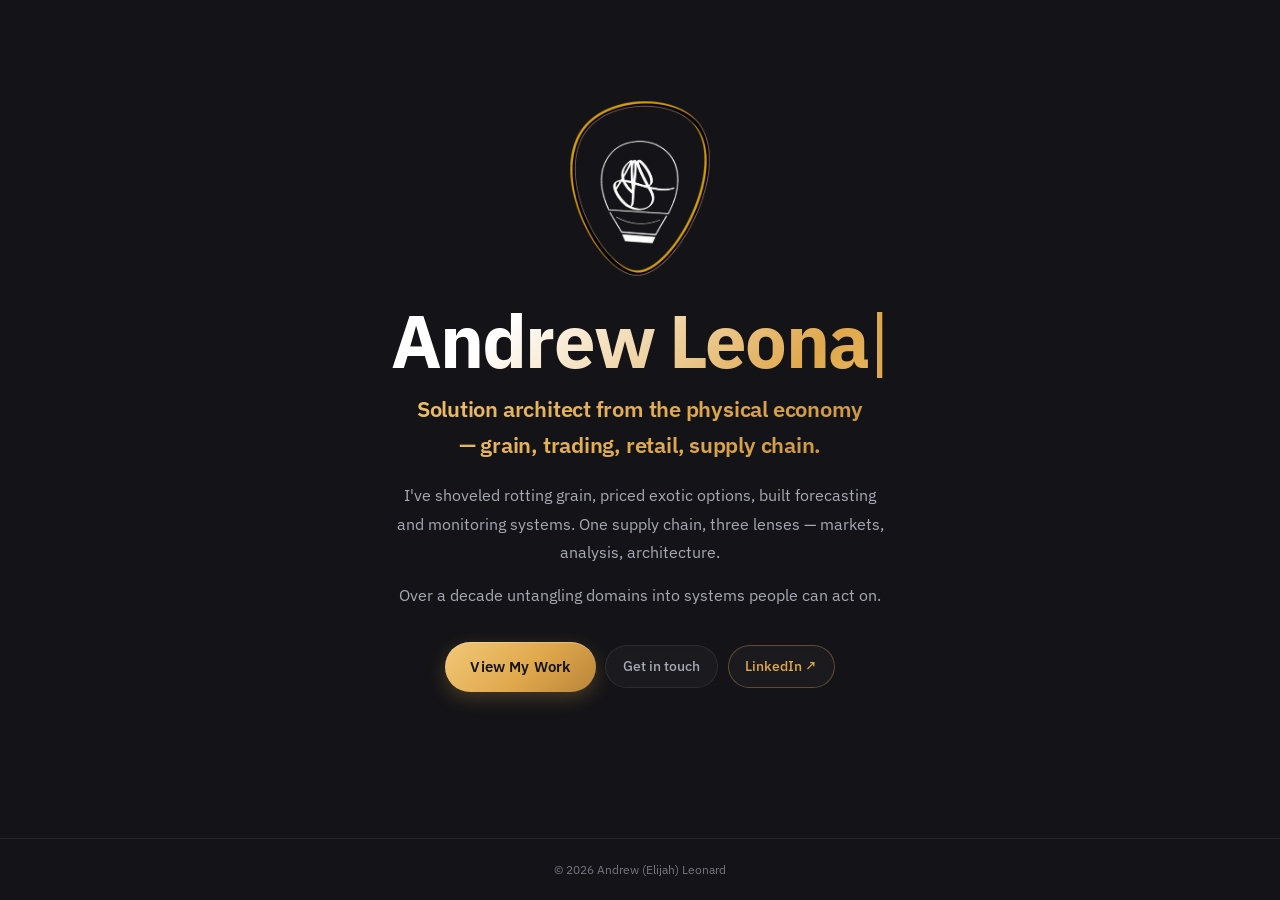
<file: index.html>
<!DOCTYPE html>
<html lang="en">
<head>
  <meta charset="utf-8">
  <meta name="viewport" content="width=device-width, initial-scale=1">
  <title>Andrew Leonard — Solution architect from the physical economy</title>
  <meta name="description" content="Andrew Leonard — solution architect from the physical economy: grain, trading, retail, supply chain. Delivery markets, futures, supply chains, forecasting, and replenishment are one tightly-coupled machine; he has worked its length, from seed to supermarket shelf. Author of Meaning-Driven Design.">
  <link rel="icon" type="image/svg+xml" href="assets/favicon.svg">

  <meta property="og:type" content="website">
  <meta property="og:title" content="Andrew Leonard — Solution architect from the physical economy">
  <meta property="og:description" content="Grain, trading, retail, supply chain — one machine, not separate worlds. A decade working the length of it, from seed to shelf. Author of Meaning-Driven Design.">
  <meta property="og:image" content="https://elijah-leonard.github.io/assets/headshot.png">
  <meta property="og:url" content="https://elijah-leonard.github.io">
  <meta name="twitter:card" content="summary_large_image">

  <link rel="stylesheet" href="styles.css">
</head>
<body class="landing-body">
  <div class="landing">
    <main class="landing-main">
      <div class="landing-content">
        <img class="landing-logo" src="assets/el-logo-shield-transparent.svg" alt="Andrew Leonard logo">
        <h1 id="hero-name" aria-label="Andrew Leonard">Andrew Leonard</h1>
        <p class="landing-tagline">Solution architect from the physical economy — grain, trading, retail, supply chain.</p>
        <p class="landing-desc">
          I've shoveled rotting grain, priced exotic options, built forecasting and monitoring systems. One supply chain, three lenses — markets, analysis, architecture.
        </p>
        <p class="landing-desc">
          Over a decade untangling domains into systems people can act on.
        </p>
        <div class="landing-actions">
          <a class="cta-button" href="portfolio.html">View My Work</a>
          <a class="pill-link" href="portfolio.html#contact">Get in touch</a>
          <a class="pill-link pill-link--ext" href="https://www.linkedin.com/in/andrew-elijah-leonard/" target="_blank" rel="noopener">LinkedIn&nbsp;↗</a>
        </div>
      </div>
    </main>

    <footer class="landing-footer">
      &copy; <span id="copyright-year">2026</span> Andrew (Elijah) Leonard
    </footer>
  </div>

  <script src="main.js"></script>

  <!-- Cloudflare Web Analytics -->
  <script defer src='https://static.cloudflareinsights.com/beacon.min.js' data-cf-beacon='{"token": "b5b971a8bc6449d9a8adb5ee4ece29a1"}'></script>
  <!-- End Cloudflare Web Analytics -->
</body>
</html>
</file>
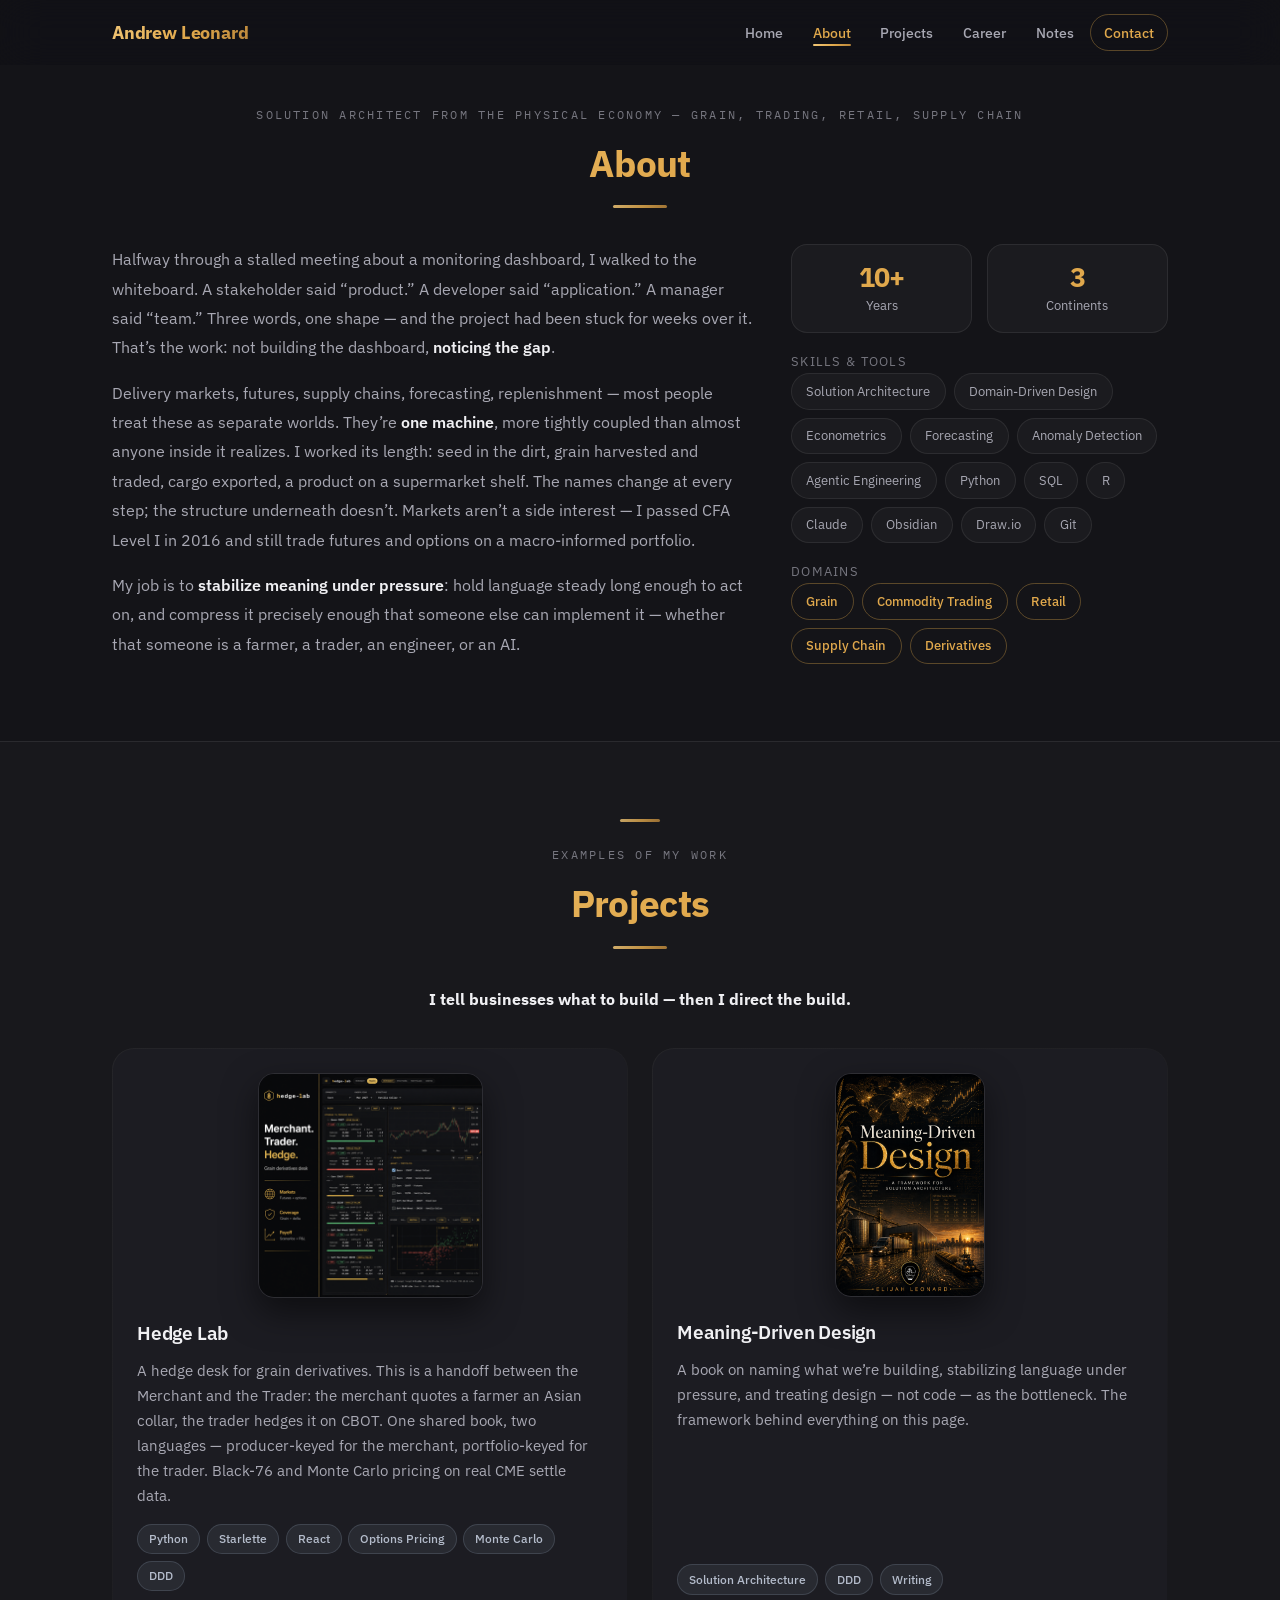
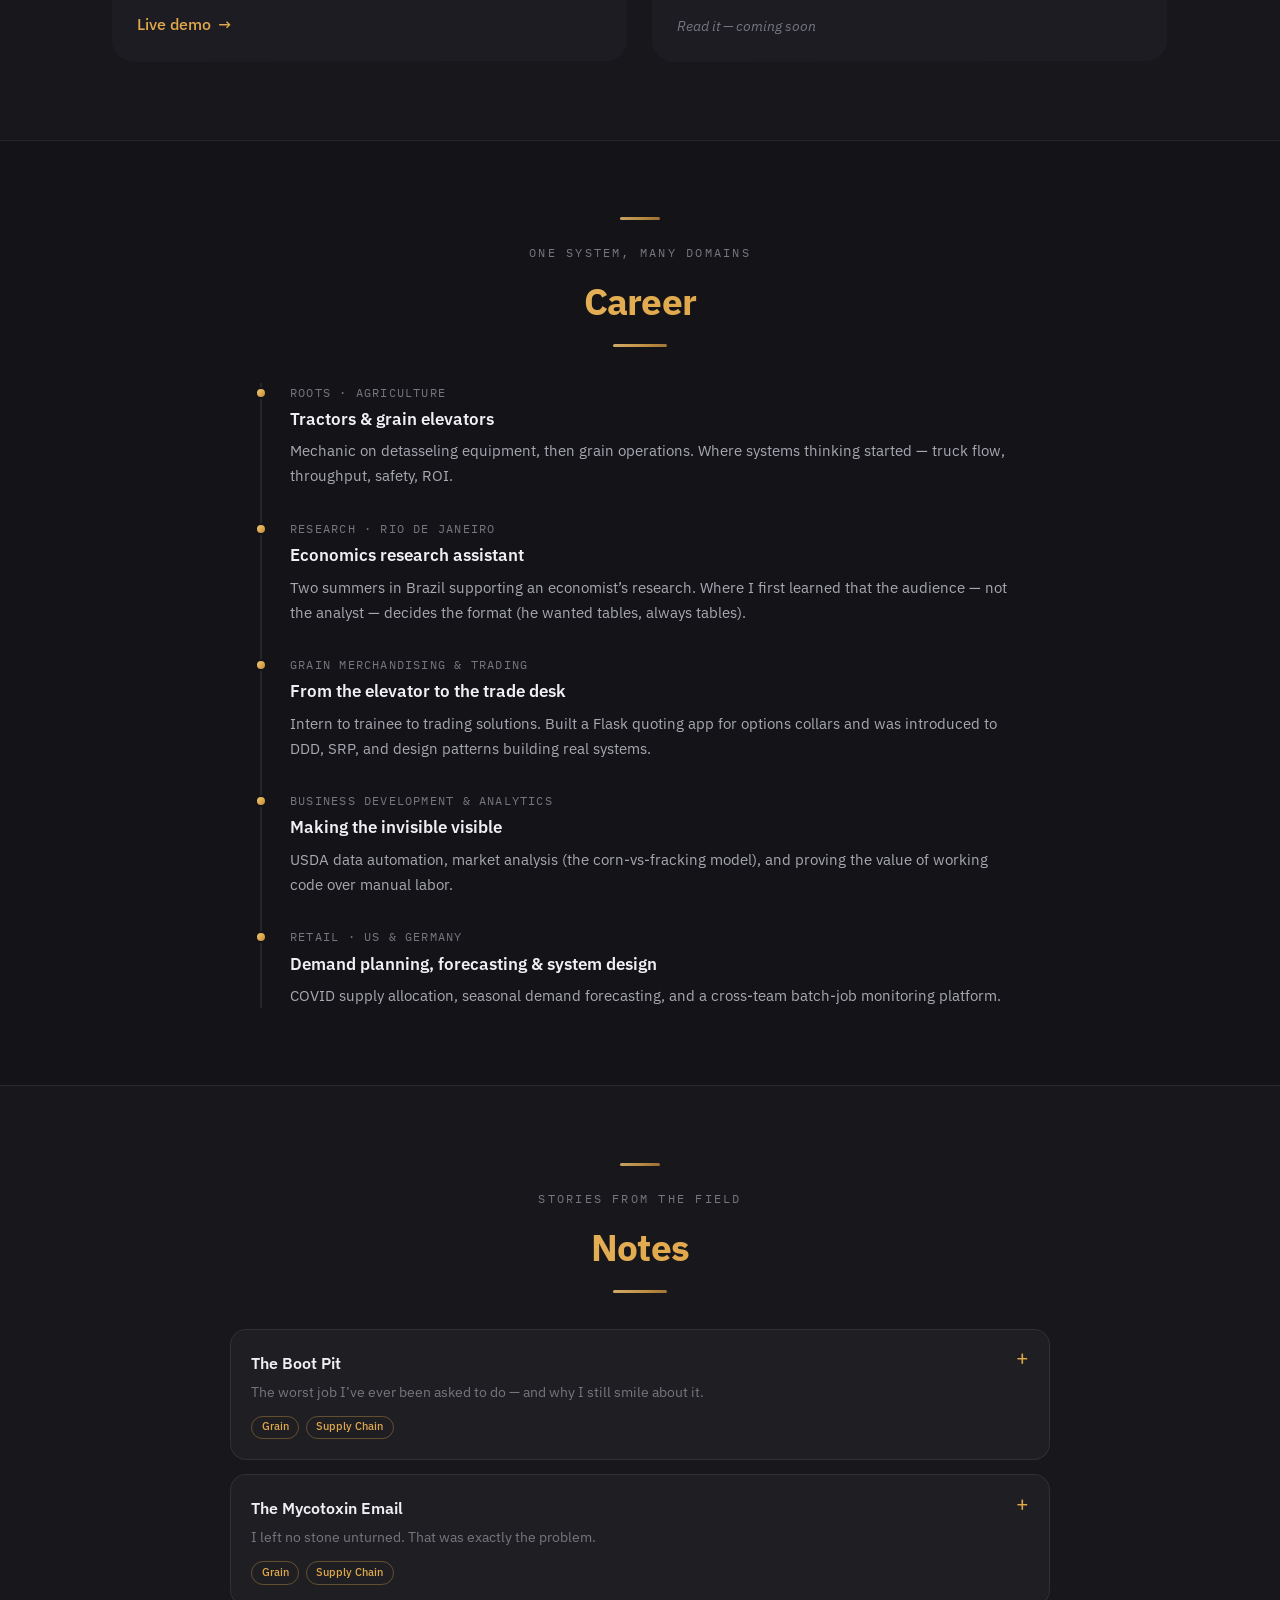
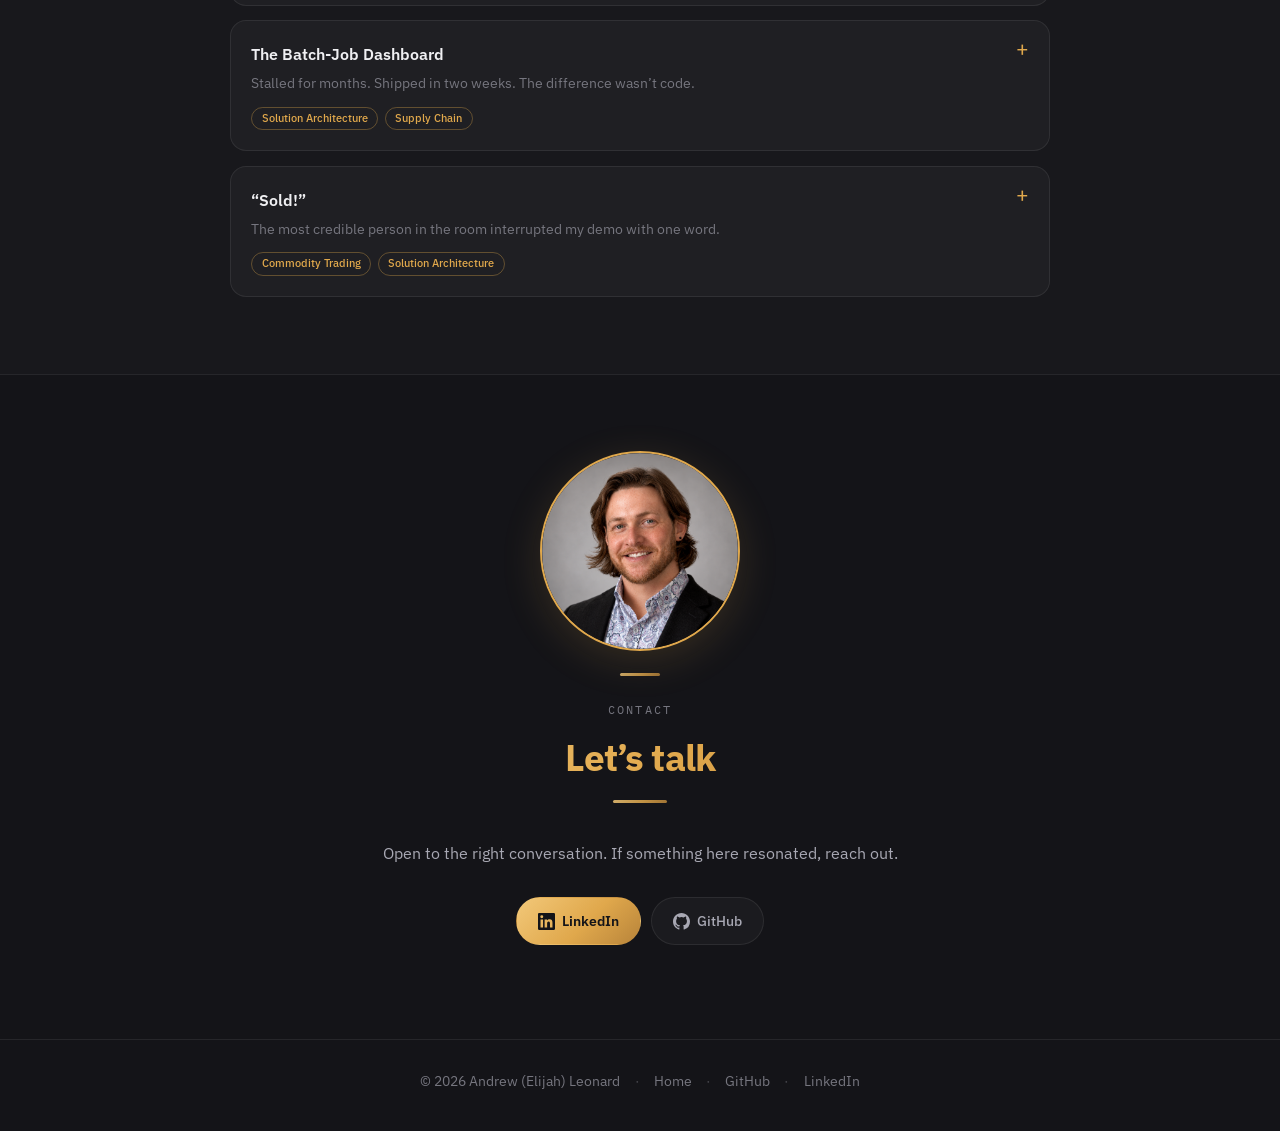
<file: portfolio.html>
<!DOCTYPE html>
<html lang="en">
<head>
  <meta charset="utf-8">
  <meta name="viewport" content="width=device-width, initial-scale=1">
  <title>Andrew Leonard — Solution architect from the physical economy</title>
  <meta name="description" content="Andrew Leonard — domain operator turned solution architect. A decade across agriculture, trading, supply chain, and retail in the US, Germany, and Brazil. Author of Meaning-Driven Design.">
  <link rel="icon" type="image/svg+xml" href="assets/favicon.svg">
  <link rel="stylesheet" href="styles.css">
</head>
<body>
  <a class="skip-link" href="#about">Skip to main content</a>

  <nav id="site-nav" aria-label="Primary">
    <div class="nav-container">
      <a class="logo" href="index.html" aria-label="Home">
        <span class="logo-text">Andrew&nbsp;Leonard</span>
      </a>
      <button class="mobile-menu" aria-label="Toggle menu" aria-expanded="false" aria-controls="nav-links">&#9776;</button>
      <ul class="nav-links" id="nav-links">
        <li><a href="index.html">Home</a></li>
        <li><a href="#about">About</a></li>
        <li><a href="#projects">Projects</a></li>
        <li><a href="#career">Career</a></li>
        <li><a href="#writing">Notes</a></li>
        <li><a href="#contact" class="nav-cta">Contact</a></li>
      </ul>
    </div>
  </nav>

  <main class="content-main">
    <!-- ===== About ===== -->
    <section id="about">
      <div class="container fade-in">
        <span class="section-label">Solution architect from the physical economy &mdash; grain, trading, retail, supply chain</span>
        <h2 class="section-title">About</h2>
        <div class="about-content">
          <div class="about-text">
            <p>Halfway through a stalled meeting about a monitoring dashboard, I walked to the whiteboard. A stakeholder said &ldquo;product.&rdquo; A developer said &ldquo;application.&rdquo; A manager said &ldquo;team.&rdquo; Three words, one shape &mdash; and the project had been stuck for weeks over it. That&rsquo;s the work: not building the dashboard, <strong>noticing the gap</strong>.</p>
            <p>Delivery markets, futures, supply chains, forecasting, replenishment &mdash; most people treat these as separate worlds. They&rsquo;re <strong>one machine</strong>, more tightly coupled than almost anyone inside it realizes. I worked its length: seed in the dirt, grain harvested and traded, cargo exported, a product on a supermarket shelf. The names change at every step; the structure underneath doesn&rsquo;t. Markets aren&rsquo;t a side interest &mdash; I passed CFA Level&nbsp;I in 2016 and still trade futures and options on a macro-informed portfolio.</p>
            <p>My job is to <strong>stabilize meaning under pressure</strong>: hold language steady long enough to act on, and compress it precisely enough that someone else can implement it &mdash; whether that someone is a farmer, a trader, an engineer, or an AI.</p>
          </div>
          <aside class="about-aside">
            <div class="stats">
              <div class="stat-item"><div class="stat-number">10+</div><div class="stat-label">Years</div></div>
              <div class="stat-item"><div class="stat-number">3</div><div class="stat-label">Continents</div></div>
            </div>
            <div>
              <p class="skills-label">Skills &amp; tools</p>
              <div class="skills">
                <span class="skill-tag">Solution Architecture</span>
                <span class="skill-tag">Domain-Driven Design</span>
                <span class="skill-tag">Econometrics</span>
                <span class="skill-tag">Forecasting</span>
                <span class="skill-tag">Anomaly Detection</span>
                <span class="skill-tag">Agentic Engineering</span>
                <span class="skill-tag">Python</span>
                <span class="skill-tag">SQL</span>
                <span class="skill-tag">R</span>
                <span class="skill-tag">Claude</span>
                <span class="skill-tag">Obsidian</span>
                <span class="skill-tag">Draw.io</span>
                <span class="skill-tag">Git</span>
              </div>
            </div>
            <div>
              <p class="skills-label">Domains</p>
              <div class="skills">
                <span class="domain-tag">Grain</span>
                <span class="domain-tag">Commodity Trading</span>
                <span class="domain-tag">Retail</span>
                <span class="domain-tag">Supply Chain</span>
                <span class="domain-tag">Derivatives</span>
              </div>
            </div>
          </aside>
        </div>
      </div>
    </section>

    <!-- ===== Projects ===== -->
    <section id="projects">
      <div class="container fade-in">
        <span class="section-label">Examples of my work</span>
        <h2 class="section-title">Projects</h2>
        <p class="work-claim"><strong>I tell businesses what to build &mdash; then I direct the build.</strong></p>
        <div class="projects-grid">

          <!-- Hedge Lab — two-seat grain hedge desk. The whole card is the hit area:
               .project-link--stretched throws a pseudo-element over the card, so there
               is exactly one anchor (no nested <a>, nothing duplicated for screen readers). -->
          <article class="project-card project-card--linked fade-in">
            <img class="project-shot" src="assets/hedge-lab-card.png" alt="Hedge Lab &mdash; the hedge-lab logo and &ldquo;Merchant. Trader. Hedge.&rdquo; tagline beside the Trader workbench: a grain coverage book, a corn futures chart, and a payoff scatter plot" width="225" height="225" loading="lazy">
            <h3 class="project-title">Hedge Lab</h3>
            <p class="project-description">A hedge desk for grain derivatives. This is a handoff between the Merchant and the Trader: the merchant quotes a farmer an Asian collar, the trader hedges it on CBOT. One shared book, two languages &mdash; producer-keyed for the merchant, portfolio-keyed for the trader. Black-76 and Monte Carlo pricing on real CME settle data.</p>
            <div class="project-tech">
              <span class="tech-tag">Python</span><span class="tech-tag">Starlette</span><span class="tech-tag">React</span><span class="tech-tag">Options Pricing</span><span class="tech-tag">Monte Carlo</span><span class="tech-tag">DDD</span>
            </div>
            <div class="project-links">
              <a class="project-link project-link--stretched" href="https://hedge-lab.fly.dev/">Live demo</a>
            </div>
          </article>

          <article class="project-card fade-in">
            <img class="project-cover" src="assets/mdd-cover.png" alt="Cover of the book Meaning-Driven Design — A Framework for Solution Architecture" width="150" loading="lazy">
            <h3 class="project-title">Meaning-Driven Design</h3>
            <p class="project-description">A book on naming what we&rsquo;re building, stabilizing language under pressure, and treating design — not code — as the bottleneck. The framework behind everything on this page.</p>
            <div class="project-tech">
              <span class="tech-tag">Solution Architecture</span><span class="tech-tag">DDD</span><span class="tech-tag">Writing</span>
            </div>
            <div class="project-links">
              <!-- link temporarily disabled: <a class="project-link" href="https://elijah-leonard.github.io/meaning-driven-design/">Read it</a> -->
              <span class="project-link--todo">Read it &mdash; coming soon</span>
            </div>
          </article>

          <!-- Reason card temporarily hidden 2026-08-08 — restore by removing this
               comment wrapper. Keep the markup intact; nothing inside it may contain
               an HTML comment or the wrapper will terminate early.
          <article class="project-card fade-in">
            <img class="project-logo" src="assets/reason-logo.png" alt="Reason logo" width="68" height="68" loading="lazy">
            <h3 class="project-title">Reason</h3>
            <p class="project-description">A forum where the commenters are AI personas you design — group them into teams and summon them to argue a decision out. Every turn lands in an append-only ledger, the raw record kept separate from the views built on it, so you can defend the call months later.</p>
            <div class="project-tech">
              <span class="tech-tag">Python</span><span class="tech-tag">SQL</span><span class="tech-tag">Electron</span><span class="tech-tag">Local-first</span><span class="tech-tag">DDD</span><span class="tech-tag">Agentic Engineering</span>
            </div>
            <div class="project-links">
              <span class="project-link--todo">Try it — link coming</span>
            </div>
          </article>
          -->

        </div>
      </div>
    </section>

    <!-- ===== Career ===== -->
    <section id="career">
      <div class="container fade-in">
        <span class="section-label">One system, many domains</span>
        <h2 class="section-title">Career</h2>
        <ol class="timeline" role="list">
          <li class="timeline__item">
            <div class="timeline__era">Roots &middot; Agriculture</div>
            <div class="timeline__role">Tractors &amp; grain elevators</div>
            <p class="timeline__desc">Mechanic on detasseling equipment, then grain operations. Where systems thinking started — truck flow, throughput, safety, ROI.</p>
          </li>
          <li class="timeline__item">
            <div class="timeline__era">Research &middot; Rio de Janeiro</div>
            <div class="timeline__role">Economics research assistant</div>
            <p class="timeline__desc">Two summers in Brazil supporting an economist&rsquo;s research. Where I first learned that the audience &mdash; not the analyst &mdash; decides the format (he wanted tables, always tables).</p>
          </li>
          <li class="timeline__item">
            <div class="timeline__era">Grain merchandising &amp; trading</div>
            <div class="timeline__role">From the elevator to the trade desk</div>
            <p class="timeline__desc">Intern to trainee to trading solutions. Built a Flask quoting app for options collars and was introduced to DDD, SRP, and design patterns building real systems.</p>
          </li>
          <li class="timeline__item">
            <div class="timeline__era">Business development &amp; analytics</div>
            <div class="timeline__role">Making the invisible visible</div>
            <p class="timeline__desc">USDA data automation, market analysis (the corn-vs-fracking model), and proving the value of working code over manual labor.</p>
          </li>
          <li class="timeline__item">
            <div class="timeline__era">Retail &middot; US &amp; Germany</div>
            <div class="timeline__role">Demand planning, forecasting &amp; system design</div>
            <p class="timeline__desc">COVID supply allocation, seasonal demand forecasting, and a cross-team batch-job monitoring platform.</p>
          </li>
        </ol>
      </div>
    </section>

    <!-- ===== Writing hub ===== -->
    <section id="writing">
      <div class="container fade-in">
        <span class="section-label">Stories from the field</span>
        <h2 class="section-title">Notes</h2>
        <div class="notes">

          <details class="note">
            <summary class="note__summary">
              <span class="note__title">The Boot Pit</span>
              <span class="note__teaser">The worst job I&rsquo;ve ever been asked to do — and why I still smile about it.</span>
              <span class="note__tags"><span class="note__tag">Grain</span><span class="note__tag">Supply Chain</span></span>
            </summary>
            <div class="note__body">
              <p>As a grain-merchant intern during a 100-year Mississippi flood, the other intern and I were sent to clean out a river-terminal boot pit — 25 feet down, three semi-loads of corn fermenting in old river water and July heat. A vac kept plugging, so it came down to a five-gallon bucket on a nylon rope: I filled it below, he hauled it up. I smelled like rotting corn for days and had to buy a new wallet.</p>
              <p>But misery pulls people together. I still remember him singing Kenny Chesney (very well) as he pulled up the bucket, both of us laughing. The lesson stuck: the unglamorous work is where teams are actually forged.</p>
            </div>
          </details>

          <details class="note">
            <summary class="note__summary">
              <span class="note__title">The Mycotoxin Email</span>
              <span class="note__teaser">I left no stone unturned. That was exactly the problem.</span>
              <span class="note__tags"><span class="note__tag">Grain</span><span class="note__tag">Supply Chain</span></span>
            </summary>
            <div class="note__body">
              <p>New on the job, I wrote a meticulous, paragraph-long email telling hourly elevator workers how to check grain for mycotoxins. The replies came back annoyed. The ops manager was honest: &ldquo;I only read the first two sentences. It was so long I didn&rsquo;t have the attention span — and I bet most of them didn&rsquo;t either. Send it again: three to five bullet points, one or two sentences each.&rdquo;</p>
              <p>I did. Problem solved. Brevity is respect — fitness for the audience beats completeness of information. I&rsquo;ve repeated that lesson on three continents since.</p>
            </div>
          </details>

          <details class="note">
            <summary class="note__summary">
              <span class="note__title">The Batch-Job Dashboard</span>
              <span class="note__teaser">Stalled for months. Shipped in two weeks. The difference wasn&rsquo;t code.</span>
              <span class="note__tags"><span class="note__tag">Solution Architecture</span><span class="note__tag">Supply Chain</span></span>
            </summary>
            <div class="note__body">
              <p>Two product owners wanted a dashboard to monitor batch-job health across every system, country, and supply-chain team. The inherited project had gone nowhere for months — a pie-in-the-sky requirements list, no shared language, both sides blaming each other.</p>
              <p>What unstuck it wasn&rsquo;t engineering. I ran a 45-minute alignment call, built UI mockups people could react to, wrote a definition of done in shared language, then paired with an engineer (me navigating) to ship the MVP in two weeks. It became a cross-product monitoring platform with auto-ticketing and outlier detection — recognized at every leadership level, not for the code, but for the outcome.</p>
            </div>
          </details>

          <details class="note">
            <summary class="note__summary">
              <span class="note__title">&ldquo;Sold!&rdquo;</span>
              <span class="note__teaser">The most credible person in the room interrupted my demo with one word.</span>
              <span class="note__tags"><span class="note__tag">Commodity Trading</span><span class="note__tag">Solution Architecture</span></span>
            </summary>
            <div class="note__body">
              <p>I presented a Flask quoting app at the company&rsquo;s annual grain-merchant meeting: merchant requests a quote, trader approves, price is the net premium of the options combo. Halfway through, the merchant with the largest book of business in the company raised his hand and shouted &ldquo;Sold!&rdquo;</p>
              <p>That was the design landing in real time — not a sign-off, but the most credible person in the room already seeing himself quoting a collar to a farmer with it. His body decided before his calendar did.</p>
            </div>
          </details>

        </div>
      </div>
    </section>

    <!-- ===== Contact ===== -->
    <section id="contact">
      <div class="container fade-in">
        <div class="contact-content">
          <img class="contact-photo" src="assets/headshot.png" alt="Portrait of Andrew Leonard" width="200" height="200" loading="lazy">
          <span class="section-label">Contact</span>
          <h2 class="section-title">Let&rsquo;s talk</h2>
          <p class="contact-text">Open to the right conversation. If something here resonated, reach out.</p>
          <div class="contact-links">
            <a class="contact-link primary" href="https://www.linkedin.com/in/andrew-elijah-leonard/" target="_blank" rel="noopener"><svg class="contact-icon" viewBox="0 0 24 24" width="17" height="17" fill="currentColor" aria-hidden="true"><path d="M20.45 20.45h-3.56v-5.57c0-1.33-.03-3.04-1.85-3.04-1.85 0-2.14 1.45-2.14 2.94v5.67H9.34V9h3.42v1.56h.05c.48-.9 1.64-1.85 3.37-1.85 3.6 0 4.27 2.37 4.27 5.46v6.28zM5.34 7.43a2.07 2.07 0 110-4.14 2.07 2.07 0 010 4.14zM7.12 20.45H3.56V9h3.56v11.45zM22.22 0H1.77C.8 0 0 .77 0 1.73v20.54C0 23.23.8 24 1.77 24h20.45c.98 0 1.78-.77 1.78-1.73V1.73C24 .77 23.2 0 22.22 0z"/></svg> LinkedIn</a>
            <a class="contact-link" href="https://github.com/elijah-leonard" target="_blank" rel="noopener"><svg class="contact-icon" viewBox="0 0 16 16" width="17" height="17" fill="currentColor" aria-hidden="true"><path d="M8 0C3.58 0 0 3.58 0 8c0 3.54 2.29 6.53 5.47 7.59.4.07.55-.17.55-.38 0-.19-.01-.82-.01-1.49-2.01.37-2.53-.49-2.69-.94-.09-.23-.48-.94-.82-1.13-.28-.15-.68-.52-.01-.53.63-.01 1.08.58 1.23.82.72 1.21 1.87.87 2.33.66.07-.52.28-.87.51-1.07-1.78-.2-3.64-.89-3.64-3.95 0-.87.31-1.59.82-2.15-.08-.2-.36-1.02.08-2.12 0 0 .67-.21 2.2.82a7.6 7.6 0 014 0c1.53-1.03 2.2-.82 2.2-.82.44 1.1.16 1.92.08 2.12.51.56.82 1.27.82 2.15 0 3.07-1.87 3.75-3.65 3.95.29.25.54.73.54 1.48 0 1.07-.01 1.93-.01 2.2 0 .21.15.46.55.38A8.01 8.01 0 0016 8c0-4.42-3.58-8-8-8z"/></svg> GitHub</a>
          </div>
        </div>
      </div>
    </section>
  </main>

  <footer>
    <div class="container">
      <span>&copy; <span id="copyright-year">2026</span> Andrew (Elijah) Leonard</span>
      <span class="footer-sep" aria-hidden="true">&middot;</span>
      <a href="index.html">Home</a>
      <span class="footer-sep" aria-hidden="true">&middot;</span>
      <a href="https://github.com/elijah-leonard" target="_blank" rel="noopener">GitHub</a>
      <span class="footer-sep" aria-hidden="true">&middot;</span>
      <a href="https://www.linkedin.com/in/andrew-elijah-leonard/" target="_blank" rel="noopener">LinkedIn</a>
    </div>
  </footer>

  <script src="main.js"></script>

  <!-- Cloudflare Web Analytics -->
  <script defer src='https://static.cloudflareinsights.com/beacon.min.js' data-cf-beacon='{"token": "b5b971a8bc6449d9a8adb5ee4ece29a1"}'></script>
  <!-- End Cloudflare Web Analytics -->
</body>
</html>
</file>
<file: styles.css>
/* ==========================================================================
   Andrew Leonard — portfolio
   Visual system adapted from a modern dark UI, recolored to amber/gold.
   ========================================================================== */

@import url('https://fonts.googleapis.com/css2?family=IBM+Plex+Sans:wght@400;500;600;700&family=IBM+Plex+Mono:wght@400;500&display=swap');

/* -------------------- 1. Reset & base -------------------- */
*, *::before, *::after { margin: 0; padding: 0; box-sizing: border-box; }

html {
  scroll-behavior: smooth;
  scroll-padding-top: 84px;
  -webkit-text-size-adjust: 100%;
  text-rendering: optimizeLegibility;
  -webkit-font-smoothing: antialiased;
  -moz-osx-font-smoothing: grayscale;
}

img, svg, video { max-width: 100%; display: block; }
button { font: inherit; color: inherit; }
a { color: inherit; text-decoration: none; }

/* -------------------- 2. Design tokens -------------------- */
:root {
  /* Surfaces (warm-dark, tied to the book) */
  --primary-bg: #141418;
  --secondary-bg: #1c1c22;
  --accent-bg: #24242a;
  --surface-1: rgba(255, 255, 255, 0.03);
  --surface-2: rgba(255, 255, 255, 0.05);
  --surface-3: rgba(255, 255, 255, 0.08);

  /* Text */
  --text-primary: #f0f0f3;
  --text-secondary: #a8a8b3;
  --text-muted: #76767f;

  /* Accent — amber gold */
  --accent-color: #e0a84c;
  --accent-2: #f2c879;
  --accent-3: #b8843a;
  --accent-gradient: linear-gradient(135deg, #f2c879 0%, #e0a84c 55%, #b8843a 100%);
  --accent-soft: rgba(224, 168, 76, 0.12);

  /* Borders */
  --border-color: rgba(255, 255, 255, 0.08);
  --border-strong: rgba(255, 255, 255, 0.14);
  --border-accent: rgba(224, 168, 76, 0.35);

  /* Fluid type scale */
  --fs-xs: clamp(0.72rem, 0.68rem + 0.2vw, 0.78rem);
  --fs-sm: clamp(0.82rem, 0.78rem + 0.25vw, 0.9rem);
  --fs-base: clamp(0.95rem, 0.9rem + 0.25vw, 1.02rem);
  --fs-lg: clamp(1.25rem, 1.1rem + 0.8vw, 1.55rem);
  --fs-hero: clamp(2.4rem, 1.8rem + 5vw, 4.6rem);

  /* Radii */
  --radius-sm: 12px;
  --radius-md: 16px;
  --radius-lg: 22px;
  --radius-pill: 999px;

  /* Elevation */
  --shadow-md: 0 6px 18px rgba(0, 0, 0, 0.35);
  --shadow-lg: 0 20px 45px rgba(0, 0, 0, 0.45);
  --shadow-glow: 0 10px 40px rgba(224, 168, 76, 0.16);
  --shadow-glow-strong: 0 18px 60px rgba(224, 168, 76, 0.26);

  /* Easings */
  --ease-out-expo: cubic-bezier(0.16, 1, 0.3, 1);
  --ease-out-soft: cubic-bezier(0.22, 1, 0.36, 1);
  --ease-spring: cubic-bezier(0.34, 1.56, 0.64, 1);
  --transition: all 0.24s var(--ease-out-soft);
  --transition-reveal: opacity 0.7s var(--ease-out-expo), transform 0.7s var(--ease-out-expo);

  /* Layout */
  --container-w: 1120px;
  --container-px: clamp(1rem, 3vw, 2rem);
  --nav-h: 64px;
}

/* -------------------- 3. Body & backdrop -------------------- */
body {
  font-family: 'IBM Plex Sans', -apple-system, BlinkMacSystemFont, 'Segoe UI', Roboto, sans-serif;
  background: var(--primary-bg);
  color: var(--text-primary);
  line-height: 1.65;
  font-size: var(--fs-base);
  overflow-x: hidden;
  position: relative;
  min-height: 100vh;
  -webkit-tap-highlight-color: transparent;
}

/* Flat background — clean dark, no ambient gradient or grain */

.mono { font-family: 'IBM Plex Mono', monospace; }

::selection { background: rgba(224, 168, 76, 0.32); color: #fff; }

* { scrollbar-width: thin; scrollbar-color: rgba(255, 255, 255, 0.15) transparent; }
*::-webkit-scrollbar { width: 10px; height: 10px; }
*::-webkit-scrollbar-track { background: transparent; }
*::-webkit-scrollbar-thumb { background: rgba(255, 255, 255, 0.12); border-radius: 10px; border: 2px solid transparent; background-clip: padding-box; }
*::-webkit-scrollbar-thumb:hover { background: rgba(224, 168, 76, 0.45); background-clip: padding-box; }

:where(a, button, [tabindex], input, textarea, select):focus { outline: none; }
:where(a, button, [tabindex], input, textarea, select):focus-visible {
  outline: 2px solid var(--accent-color);
  outline-offset: 3px;
  border-radius: 6px;
}

.skip-link {
  position: absolute; top: -100%; left: 0; padding: 0.5rem 1rem;
  background: var(--accent-color); color: #141418; font-weight: 600; z-index: 2000; border-radius: 0 0 6px 0;
}
.skip-link:focus { top: 0; }

.sr-only {
  position: absolute; width: 1px; height: 1px; padding: 0; margin: -1px;
  overflow: hidden; clip: rect(0, 0, 0, 0); white-space: nowrap; border: 0;
}

/* -------------------- 4. Layout primitives -------------------- */
.container { max-width: var(--container-w); margin: 0 auto; padding: 0 var(--container-px); }
section { padding: clamp(2.75rem, 5vw, 4.5rem) 0; position: relative; }

.section-title {
  font-size: clamp(1.7rem, 1.3rem + 1.6vw, 2.3rem);
  font-weight: 700; letter-spacing: -0.02em; margin-bottom: 2.25rem; text-align: center;
  background: var(--accent-gradient);
  -webkit-background-clip: text; -webkit-text-fill-color: transparent; background-clip: text;
}
.section-title::after {
  content: ''; display: block; width: 54px; height: 3px; margin: 0.75rem auto 0;
  background: var(--accent-gradient); border-radius: var(--radius-pill); opacity: 0.85;
}
.section-label {
  display: block; text-align: center; font-family: 'IBM Plex Mono', monospace;
  font-size: var(--fs-xs); letter-spacing: 0.18em; text-transform: uppercase;
  color: var(--text-muted); margin-bottom: 0.5rem;
}

/* -------------------- 5. Navigation -------------------- */
nav {
  position: fixed; top: 0; width: 100%;
  background: rgba(16, 16, 20, 0.6);
  backdrop-filter: saturate(160%) blur(22px); -webkit-backdrop-filter: saturate(160%) blur(22px);
  z-index: 1000; border-bottom: 1px solid transparent;
  transition: background 0.35s var(--ease-out-soft), border-color 0.35s var(--ease-out-soft), box-shadow 0.35s var(--ease-out-soft);
}
nav.scrolled { background: rgba(16, 16, 20, 0.85); border-bottom-color: var(--border-color); box-shadow: 0 10px 30px rgba(0, 0, 0, 0.35); }
nav::after {
  content: ''; position: absolute; left: 0; right: 0; bottom: -1px; height: 1px;
  background: linear-gradient(90deg, transparent, rgba(224, 168, 76, 0.4), transparent);
  opacity: 0; transition: opacity 0.35s var(--ease-out-soft);
}
nav.scrolled::after { opacity: 0.85; }

.nav-container {
  display: flex; justify-content: space-between; align-items: center;
  padding: 0.6rem var(--container-px); max-width: var(--container-w); margin: 0 auto; height: var(--nav-h);
  position: relative;
}
.logo { display: inline-flex; align-items: center; gap: 0.6rem; cursor: pointer; }
.logo img { height: 52px; width: auto; }
.logo-text {
  font-size: 1.15rem; font-weight: 700; letter-spacing: -0.01em;
  background: var(--accent-gradient);
  -webkit-background-clip: text; -webkit-text-fill-color: transparent; background-clip: text;
}
.nav-links { display: flex; list-style: none; gap: 0.25rem; align-items: center; }
.nav-links a {
  color: var(--text-secondary); font-weight: 500; font-size: 0.9rem;
  transition: var(--transition); position: relative; padding: 0.5rem 0.8rem; border-radius: var(--radius-pill);
}
.nav-links a:hover { color: var(--text-primary); background: var(--surface-2); }
.nav-links a::after {
  content: ''; position: absolute; bottom: 4px; left: 50%; transform: translateX(-50%);
  width: 0; height: 2px; background: var(--accent-gradient); border-radius: 2px; transition: width 0.3s var(--ease-out-soft);
}
.nav-links a:hover::after { width: calc(100% - 1.6rem); }
.nav-links a.nav-cta { color: var(--accent-color); border: 1px solid var(--border-accent); }
.nav-links a.nav-cta:hover { background: rgba(224, 168, 76, 0.09); }
.nav-links a.nav-cta::after { display: none; }

.mobile-menu {
  display: none; background: var(--surface-2); border: 1px solid var(--border-color); color: var(--text-primary);
  font-size: 1.25rem; cursor: pointer; border-radius: var(--radius-sm); width: 40px; height: 40px;
  align-items: center; justify-content: center; transition: var(--transition);
}
.mobile-menu:hover { background: var(--surface-3); border-color: var(--border-strong); }

/* -------------------- 6. Hero -------------------- */
.hero {
  min-height: 92vh; display: flex; align-items: center; justify-content: center; text-align: center;
  padding-top: calc(var(--nav-h) + 1.5rem); padding-bottom: 2rem; position: relative; overflow: hidden;
}
.hero-content { max-width: 760px; position: relative; z-index: 1; }
.hero-shield { width: 64px; height: auto; margin: 0 auto 1.4rem; opacity: 0; animation: fadeInUp 0.7s var(--ease-out-expo) forwards; }
.hero h1 {
  font-size: var(--fs-hero); font-weight: 700; letter-spacing: -0.025em; line-height: 1.05; margin-bottom: 0.6rem;
  background: linear-gradient(135deg, #ffffff 32%, #e0a84c 72%, #f2c879);
  background-size: 200% 200%;
  -webkit-background-clip: text; -webkit-text-fill-color: transparent; background-clip: text;
  min-height: 1.1em;
}
.type-cursor { -webkit-text-fill-color: var(--accent-color); color: var(--accent-color); font-weight: 400; animation: blink 0.7s step-end infinite; }
.hero-subtitle {
  font-size: clamp(1rem, 0.9rem + 0.5vw, 1.22rem); color: var(--text-secondary); margin-bottom: 0.9rem;
  opacity: 0; animation: fadeInUp 0.7s var(--ease-out-expo) 0.15s forwards;
}
.hero-tagline {
  font-size: clamp(1.05rem, 0.95rem + 0.6vw, 1.35rem); font-weight: 600; letter-spacing: -0.01em;
  margin-bottom: 1.1rem;
  background: var(--accent-gradient);
  -webkit-background-clip: text; -webkit-text-fill-color: transparent; background-clip: text;
  opacity: 0; animation: fadeInUp 0.7s var(--ease-out-expo) 0.28s forwards;
}
.hero-description {
  font-size: var(--fs-base); color: var(--text-secondary); line-height: 1.75; max-width: 560px; margin: 0 auto;
  opacity: 0; animation: fadeInUp 0.7s var(--ease-out-expo) 0.4s forwards;
}
.hero-actions {
  display: flex; align-items: center; justify-content: center; gap: 0.6rem; flex-wrap: wrap; margin-top: 2rem;
  opacity: 0; animation: fadeInUp 0.7s var(--ease-out-expo) 0.55s forwards;
}

/* -------------------- 7. Buttons & pill links -------------------- */
.cta-button {
  display: inline-flex; align-items: center; gap: 0.4rem; background: var(--accent-gradient); color: #141418;
  padding: 0.78rem 1.6rem; border-radius: var(--radius-pill); font-weight: 600; font-size: 0.95rem; letter-spacing: 0.01em;
  transition: transform 0.28s var(--ease-spring), box-shadow 0.28s var(--ease-out-soft), filter 0.28s var(--ease-out-soft);
  position: relative; overflow: hidden; isolation: isolate; border: none; cursor: pointer;
  box-shadow: 0 6px 18px rgba(224, 168, 76, 0.25), inset 0 1px 0 rgba(255, 255, 255, 0.25);
}
.cta-button::before {
  content: ''; position: absolute; inset: 0;
  background: linear-gradient(120deg, transparent 30%, rgba(255, 255, 255, 0.35) 50%, transparent 70%);
  transform: translateX(-110%); transition: transform 0.7s var(--ease-out-expo); z-index: -1;
}
.cta-button:hover::before { transform: translateX(110%); }
.cta-button:hover { transform: translateY(-2px); box-shadow: var(--shadow-glow-strong); filter: brightness(1.04); }
.cta-button:active { transform: translateY(0); }

.pill-link {
  color: var(--text-secondary); font-weight: 500; font-size: 0.88rem; padding: 0.55rem 1.05rem;
  border-radius: var(--radius-pill); border: 1px solid var(--border-color); background: var(--surface-1);
  backdrop-filter: blur(8px); -webkit-backdrop-filter: blur(8px); transition: var(--transition); white-space: nowrap;
}
.pill-link:hover { color: var(--text-primary); background: var(--surface-3); border-color: var(--border-strong); transform: translateY(-1px); }
.pill-link--ext { color: var(--accent-color); border-color: var(--border-accent); }
.pill-link--ext:hover { background: rgba(224, 168, 76, 0.09); border-color: rgba(224, 168, 76, 0.7); color: var(--accent-color); box-shadow: 0 8px 22px rgba(224, 168, 76, 0.18); }

/* -------------------- 8. About -------------------- */
.about-content { display: grid; grid-template-columns: 1.7fr 1fr; gap: clamp(1.5rem, 3vw, 2.75rem); align-items: start; }
.about-text { font-size: var(--fs-base); color: var(--text-secondary); }
.about-text p { margin-bottom: 1rem; line-height: 1.8; }
.about-text p:last-of-type { margin-bottom: 0; }
.about-text strong { color: var(--text-primary); font-weight: 600; }

.about-aside { display: flex; flex-direction: column; gap: 1.1rem; }
.stats { display: grid; grid-template-columns: repeat(2, 1fr); gap: 0.9rem; }
.stat-item {
  text-align: center; padding: 1.1rem 0.85rem; background: var(--surface-1); border-radius: var(--radius-md);
  border: 1px solid var(--border-color); transition: var(--transition); backdrop-filter: blur(8px); -webkit-backdrop-filter: blur(8px);
}
.stat-item:hover { transform: translateY(-4px); border-color: var(--border-accent); background: var(--surface-2); box-shadow: var(--shadow-glow); }
.stat-number { font-size: 1.7rem; font-weight: 700; color: var(--accent-color); line-height: 1; letter-spacing: -0.02em; }
.stat-label { color: var(--text-secondary); margin-top: 0.45rem; font-size: 0.8rem; line-height: 1.35; }

.skills-label { font-size: 0.8rem; color: var(--text-muted); text-transform: uppercase; letter-spacing: 0.1em; margin-bottom: 0.1rem; }
.skills { display: flex; flex-wrap: wrap; gap: 0.5rem; }
.skill-tag {
  background: var(--surface-1); padding: 0.4rem 0.9rem; border-radius: var(--radius-pill); font-size: 0.82rem;
  border: 1px solid var(--border-color); color: var(--text-secondary); transition: var(--transition);
  cursor: default; backdrop-filter: blur(6px); -webkit-backdrop-filter: blur(6px);
}
.skill-tag:hover { background: var(--surface-3); border-color: var(--border-accent); color: var(--text-primary); transform: translateY(-2px); }
/* Domains: second amber weight (outline) — distinct from the neutral skill pills, same hue */
.domain-tag {
  background: transparent; padding: 0.4rem 0.9rem; border-radius: var(--radius-pill); font-size: 0.82rem;
  border: 1px solid var(--border-accent); color: var(--accent-color); font-weight: 500; transition: var(--transition);
  cursor: default;
}
.domain-tag:hover { background: var(--accent-soft); border-color: rgba(224, 168, 76, 0.6); transform: translateY(-2px); }

/* -------------------- 9. Projects -------------------- */
.projects-grid { display: grid; grid-template-columns: repeat(auto-fit, minmax(300px, 1fr)); gap: clamp(1rem, 2vw, 1.5rem); }
.project-card {
  background: linear-gradient(var(--secondary-bg), var(--secondary-bg)) padding-box,
              linear-gradient(135deg, rgba(255, 255, 255, 0.06), rgba(255, 255, 255, 0)) border-box;
  border-radius: var(--radius-lg); padding: 1.5rem; border: 1px solid transparent;
  transition: transform 0.35s var(--ease-out-expo), box-shadow 0.35s var(--ease-out-expo), border-color 0.35s var(--ease-out-soft);
  position: relative; overflow: hidden; display: flex; flex-direction: column; isolation: isolate;
}
.project-card::after {
  content: ''; position: absolute; inset: 0; border-radius: inherit; padding: 1px;
  background: linear-gradient(135deg, rgba(224, 168, 76, 0.55), rgba(184, 132, 58, 0.4), transparent 65%);
  -webkit-mask: linear-gradient(#000 0 0) content-box, linear-gradient(#000 0 0);
          mask: linear-gradient(#000 0 0) content-box, linear-gradient(#000 0 0);
  -webkit-mask-composite: xor; mask-composite: exclude;
  opacity: 0; transition: opacity 0.35s var(--ease-out-soft); pointer-events: none; z-index: 1;
}
.project-card > * { position: relative; z-index: 2; }
.project-card:hover { transform: translateY(-6px); box-shadow: var(--shadow-lg), var(--shadow-glow); }
.project-card:hover::after { opacity: 1; }
/* Scaffold cards: visibly placeholder (work-in-progress, no fabricated results) */
.project-card--scaffold { opacity: 0.72; }
.project-card--scaffold .project-icon { background: var(--surface-3); box-shadow: none; filter: grayscale(0.4); }
.project-card--scaffold:hover { opacity: 0.9; }

.project-icon {
  width: 54px; height: 54px; background: var(--accent-gradient); border-radius: var(--radius-md);
  display: flex; align-items: center; justify-content: center; font-size: 1.5rem; margin-bottom: 1.1rem;
  box-shadow: 0 10px 26px rgba(224, 168, 76, 0.22), inset 0 1px 0 rgba(255, 255, 255, 0.3);
  transition: transform 0.4s var(--ease-spring);
}
.project-card:hover .project-icon { transform: rotate(-4deg) scale(1.06); }
.project-cover {
  width: 150px; height: auto; border-radius: var(--radius-md); margin-bottom: 1.2rem; align-self: center;
  border: 1px solid var(--border-color); box-shadow: 0 14px 34px rgba(0, 0, 0, 0.5);
  transition: transform 0.4s var(--ease-spring);
}
.project-card:hover .project-cover { transform: translateY(-3px) scale(1.02); }
.project-logo {
  width: 218px; height: 225px; object-fit: contain; object-position: center bottom;
  margin-bottom: 1.2rem; align-self: center;
  transition: transform 0.4s var(--ease-spring);
}
.project-card:hover .project-logo { transform: translateY(-3px) scale(1.02); }
.project-shot {
  width: 225px; height: 225px; border-radius: var(--radius-md); margin-bottom: 1.2rem; align-self: center;
  border: 1px solid var(--border-color); box-shadow: 0 14px 34px rgba(0, 0, 0, 0.5);
  transition: transform 0.4s var(--ease-spring);
}
.project-card:hover .project-shot { transform: translateY(-3px) scale(1.02); }
.project-title { font-size: 1.2rem; font-weight: 600; letter-spacing: -0.01em; margin-bottom: 0.55rem; color: var(--text-primary); }
.project-description { color: var(--text-secondary); font-size: 0.92rem; line-height: 1.7; margin-bottom: 1rem; flex: 1; }
.project-tech { display: flex; flex-wrap: wrap; gap: 0.4rem; margin-bottom: 1rem; }
.tech-tag {
  background: rgba(148, 163, 184, 0.10); color: #b4bccb; padding: 0.28rem 0.7rem; border-radius: var(--radius-pill);
  font-size: 0.74rem; font-weight: 500; border: 1px solid rgba(148, 163, 184, 0.22); transition: var(--transition);
}
.project-links { display: flex; gap: 1rem; margin-top: auto; padding-top: 0.25rem; }
.project-link { color: var(--accent-color); font-weight: 500; font-size: 1rem; transition: var(--transition); display: inline-flex; align-items: center; gap: 0.3rem; }
.project-link::after { content: '→'; display: inline-block; margin-left: 2px; transition: transform 0.28s var(--ease-spring); }
.project-link:hover { color: var(--accent-2); }
.project-link:hover::after { transform: translateX(4px); }

/* Card-wide link: the whole card follows the anchor, using ONE real anchor —
   no nested <a>, nothing duplicated for screen readers. The overlay uses
   ::before because ::after is already the arrow glyph. .project-links must go
   static so the card (not the links row) is the overlay's containing block —
   `.project-card > *` would otherwise make it position: relative. */
.project-card--linked { cursor: pointer; }
.project-card--linked .project-links { position: static; }
.project-card--linked .project-link--stretched::before {
  content: ''; position: absolute; inset: 0; z-index: 3; background: rgba(0, 0, 0, 0);
}
/* Hovering anywhere on the card drives the link's own hover state. */
.project-card--linked:hover .project-link { color: var(--accent-2); }
.project-card--linked:hover .project-link::after { transform: translateX(4px); }
/* Keyboard parity: the anchor keeps the global focus ring, the card echoes hover. */
.project-card--linked:focus-within { transform: translateY(-6px); box-shadow: var(--shadow-lg), var(--shadow-glow); }
.project-card--linked:focus-within::after { opacity: 1; }

/* -------------------- 11. Career timeline -------------------- */
.timeline { list-style: none; max-width: 760px; margin: 0 auto; border-left: 2px solid var(--border-color); }
.timeline__item { position: relative; padding: 0 0 1.9rem 1.75rem; }
.timeline__item::before {
  content: ''; position: absolute; left: -7px; top: 4px; width: 12px; height: 12px; border-radius: 50%;
  background: var(--accent-gradient); border: 2px solid var(--primary-bg);
}
.timeline__item:last-child { padding-bottom: 0; }
.timeline__era { font-family: 'IBM Plex Mono', monospace; font-size: 0.76rem; letter-spacing: 0.1em; text-transform: uppercase; color: var(--text-muted); margin-bottom: 0.2rem; }
.timeline__role { font-size: 1.05rem; font-weight: 600; margin-bottom: 0.3rem; color: var(--text-primary); }
.timeline__desc { color: var(--text-secondary); font-size: 0.92rem; line-height: 1.7; }

/* -------------------- 12. Field notes (details) -------------------- */
.notes { max-width: 820px; margin: 0 auto; display: flex; flex-direction: column; gap: 0.9rem; }
.note {
  background: var(--surface-1); border: 1px solid var(--border-color); border-radius: var(--radius-md);
  padding: 0.4rem 1.25rem; position: relative; transition: var(--transition); backdrop-filter: blur(8px); -webkit-backdrop-filter: blur(8px);
}
.note[open] { border-color: var(--border-accent); background: var(--surface-2); }
.note__summary { list-style: none; cursor: pointer; padding: 0.85rem 1.4rem 0.85rem 0; display: flex; flex-direction: column; gap: 0.2rem; position: relative; }
.note__summary::-webkit-details-marker { display: none; }
.note__summary::after { content: '+'; position: absolute; top: 0.75rem; right: 0; color: var(--accent-color); font-size: 1.3rem; line-height: 1; }
.note[open] .note__summary::after { content: '\2212'; }
.note__title { font-weight: 600; color: var(--text-primary); font-size: 1.02rem; }
.note__teaser { font-size: 0.9rem; color: var(--text-muted); }
.note__tags { display: flex; flex-wrap: wrap; gap: 0.4rem; margin-top: 0.55rem; }
.note__tag {
  background: transparent; color: var(--accent-color); padding: 0.18rem 0.6rem; border-radius: var(--radius-pill);
  font-size: 0.7rem; font-weight: 500; border: 1px solid var(--border-accent); line-height: 1.4;
}
.note__body { padding: 0.2rem 0 1rem; }
.note__body p { margin-bottom: 0.7rem; color: var(--text-secondary); font-size: 0.93rem; line-height: 1.75; }
.note__body p:last-child { margin-bottom: 0; }

/* -------------------- 13. Contact -------------------- */
.contact-content { max-width: 600px; margin: 0 auto; text-align: center; }
.contact-photo {
  width: 200px; height: 200px; border-radius: 50%; object-fit: cover; margin: 0 auto 1.4rem;
  border: 2px solid var(--accent-color); box-shadow: var(--shadow-glow);
}
.contact-text { font-size: var(--fs-base); color: var(--text-secondary); margin-bottom: 1.85rem; line-height: 1.75; }
.contact-links { display: flex; justify-content: center; gap: 0.65rem; flex-wrap: wrap; }
.contact-link {
  display: inline-flex; align-items: center; gap: 0.45rem; color: var(--text-secondary); font-weight: 500; font-size: 0.9rem;
  transition: var(--transition); padding: 0.7rem 1.3rem; background: var(--surface-1); border-radius: var(--radius-pill);
  border: 1px solid var(--border-color); backdrop-filter: blur(8px); -webkit-backdrop-filter: blur(8px);
}
.contact-link:hover { color: var(--accent-color); border-color: var(--border-accent); background: rgba(224, 168, 76, 0.07); transform: translateY(-2px); box-shadow: 0 8px 22px rgba(224, 168, 76, 0.15); }
.contact-link.primary { background: var(--accent-gradient); color: #141418; font-weight: 600; border-color: transparent; }
.contact-link.primary:hover { color: #141418; filter: brightness(1.05); box-shadow: var(--shadow-glow); }
.contact-icon { display: block; flex: none; }

/* -------------------- 14. Footer -------------------- */
footer { padding: 1.75rem 0 2.25rem; text-align: center; border-top: 1px solid var(--border-color); color: var(--text-muted); font-size: 0.85rem; margin-top: 1rem; }
footer a { color: var(--text-muted); }
footer a:hover { color: var(--text-primary); }
footer .container { line-height: 2; }
.footer-sep { margin: 0 0.7rem; color: var(--text-muted); opacity: 0.5; }

/* -------------------- 15. Scroll reveal -------------------- */
.fade-in { opacity: 0; transform: translateY(22px); transition: var(--transition-reveal); will-change: opacity, transform; }
.fade-in.visible { opacity: 1; transform: translateY(0); }

/* -------------------- 16. Animations -------------------- */
@keyframes fadeInUp { from { opacity: 0; transform: translateY(28px); } to { opacity: 1; transform: translateY(0); } }
@keyframes blink { 0%, 100% { opacity: 1; } 50% { opacity: 0; } }

/* -------------------- 17. Responsive -------------------- */
@media (max-width: 960px) {
  .about-content { grid-template-columns: 1fr; gap: 1.75rem; }
}
@media (max-width: 768px) {
  .nav-links {
    display: none; position: fixed; top: var(--nav-h); left: 0; width: 100%;
    background: rgba(18, 18, 24, 0.97); backdrop-filter: saturate(160%) blur(22px); -webkit-backdrop-filter: saturate(160%) blur(22px);
    flex-direction: column; padding: 1rem 1.25rem 1.4rem; gap: 0.15rem; border-top: 1px solid var(--border-color);
    box-shadow: 0 18px 40px rgba(0, 0, 0, 0.5); transform: translateY(-8px); opacity: 0;
    transition: opacity 0.28s var(--ease-out-soft), transform 0.28s var(--ease-out-soft);
  }
  .nav-links.active { display: flex; opacity: 1; transform: translateY(0); }
  .nav-links li { width: 100%; border-bottom: 1px solid var(--border-color); }
  .nav-links li:last-child { border-bottom: 0; }
  .nav-links a { display: block; padding: 0.9rem 0.4rem; font-size: 1rem; border-radius: 0; width: 100%; }
  .nav-links a::after { display: none; }
  .nav-links a.nav-cta { border: none; }
  .mobile-menu { display: inline-flex; }
  .hero { min-height: 88vh; }
  .hero-actions { flex-direction: column; align-items: stretch; }
  .hero-actions .cta-button, .hero-actions .pill-link { width: 100%; text-align: center; justify-content: center; }
  .projects-grid { grid-template-columns: 1fr; }
  .stats { grid-template-columns: repeat(2, 1fr); }
}
@media (max-width: 480px) {
  .project-card { padding: 1.2rem; }
  .nav-container { padding: 0.5rem 1rem; }
}

/* -------------------- 18. Reduced motion -------------------- */
/* -------------------- 19. Nav active (scroll-spy) -------------------- */
.nav-links a.active { color: var(--accent-color); }
.nav-links a.active::after { width: calc(100% - 1.6rem); }
.nav-links a.nav-cta.active { background: rgba(224, 168, 76, 0.12); color: var(--accent-color); }

/* -------------------- 20. Content page: section separation -------------------- */
.content-main > section:first-child { padding-top: calc(var(--nav-h) + 2.5rem); }
.content-main > section { padding-top: clamp(3.5rem, 6vw, 5.5rem); padding-bottom: clamp(3.5rem, 6vw, 5.5rem); }
.content-main > section + section { border-top: 1px solid var(--border-color); }
.content-main > section:nth-of-type(even) { background: rgba(255, 255, 255, 0.015); }
/* subtle amber accent rule centered above each section title */
.content-main > section + section .section-label::before {
  content: ''; display: block; width: 40px; height: 3px; margin: 0 auto 1.4rem;
  background: var(--accent-gradient); border-radius: var(--radius-pill); opacity: 0.8;
}

/* -------------------- 21. Landing (Home) page -------------------- */
.landing-body { min-height: 100%; }
.landing-desc + .landing-desc { margin-top: 0.9rem; }
.landing {
  min-height: 100svh; min-height: 100vh; display: flex; flex-direction: column;
  position: relative; background: var(--primary-bg); text-align: center;
}
.landing-logo {
  width: clamp(104px, 16vmin, 160px); height: auto; display: block; margin: 0 auto 1.5rem;
  opacity: 0; animation: fadeInUp 0.7s var(--ease-out-expo) forwards;
}
.landing-main { flex: 1; display: flex; align-items: center; justify-content: center; padding: 2rem clamp(1.25rem, 3vw, 2rem) 4rem; overflow-y: auto; }
.landing-content { max-width: 760px; width: 100%; }
.landing-content h1 {
  font-size: clamp(1.9rem, 1.1rem + 5.2vw, 4.6rem); white-space: nowrap; font-weight: 700; letter-spacing: -0.025em; line-height: 1.05; margin-bottom: 0.6rem;
  background: linear-gradient(135deg, #ffffff 32%, #e0a84c 72%, #f2c879);
  -webkit-background-clip: text; -webkit-text-fill-color: transparent; background-clip: text;
  min-height: 1.1em;
}
.landing-subtitle {
  font-size: clamp(1rem, 0.9rem + 0.5vw, 1.22rem); color: var(--text-secondary); margin-bottom: 0.9rem;
  opacity: 0; animation: fadeInUp 0.7s var(--ease-out-expo) 0.15s forwards;
}
.landing-tagline {
  font-size: clamp(1.05rem, 0.95rem + 0.6vw, 1.35rem); font-weight: 600; letter-spacing: -0.01em; margin-bottom: 1.1rem; text-wrap: balance;
  background: var(--accent-gradient);
  -webkit-background-clip: text; -webkit-text-fill-color: transparent; background-clip: text;
  opacity: 0; animation: fadeInUp 0.7s var(--ease-out-expo) 0.28s forwards;
}
.landing-desc {
  font-size: var(--fs-base); color: var(--text-secondary); line-height: 1.75; max-width: 560px; margin: 0 auto; text-wrap: pretty;
  opacity: 0; animation: fadeInUp 0.7s var(--ease-out-expo) 0.4s forwards;
}
.landing-actions {
  display: flex; align-items: center; justify-content: center; gap: 0.6rem; flex-wrap: wrap; margin-top: 2rem;
  opacity: 0; animation: fadeInUp 0.7s var(--ease-out-expo) 0.55s forwards;
}
.landing-footer { padding: 1.25rem; flex-shrink: 0; color: var(--text-muted); font-size: var(--fs-xs); border-top: 1px solid var(--border-color); }
@media (max-width: 600px) {
  .landing-logo { width: 104px; margin-bottom: 1.1rem; }
  .landing-actions { flex-direction: column; align-items: stretch; }
  .landing-actions .cta-button, .landing-actions .pill-link { width: 100%; text-align: center; justify-content: center; }
}

/* -------------------- 21b. Projects lede + Writing hub -------------------- */
.work-claim { max-width: 720px; margin: 0 auto 2.25rem; text-align: center; color: var(--text-secondary); font-size: var(--fs-base); line-height: 1.7; }
.work-claim strong { color: var(--text-primary); }
.project-link--todo { color: var(--text-muted); font-size: 0.86rem; font-style: italic; }

/* NOTE: the Source→Buffer→Staging→Demand spine + cluster CSS was removed here and
   deferred to backlog — full implementation preserved in git commit 0b421cd. */

/* -------------------- 22. Reduced motion -------------------- */
@media (prefers-reduced-motion: reduce) {
  *, *::before, *::after {
    animation-duration: 0.01ms !important; animation-iteration-count: 1 !important;
    transition-duration: 0.01ms !important; scroll-behavior: auto !important;
  }
  .fade-in { opacity: 1; transform: none; }
  .hero-subtitle, .hero-tagline, .hero-description, .hero-actions,
  .landing-logo, .landing-subtitle, .landing-tagline, .landing-desc, .landing-actions { opacity: 1 !important; }
}
</file>
